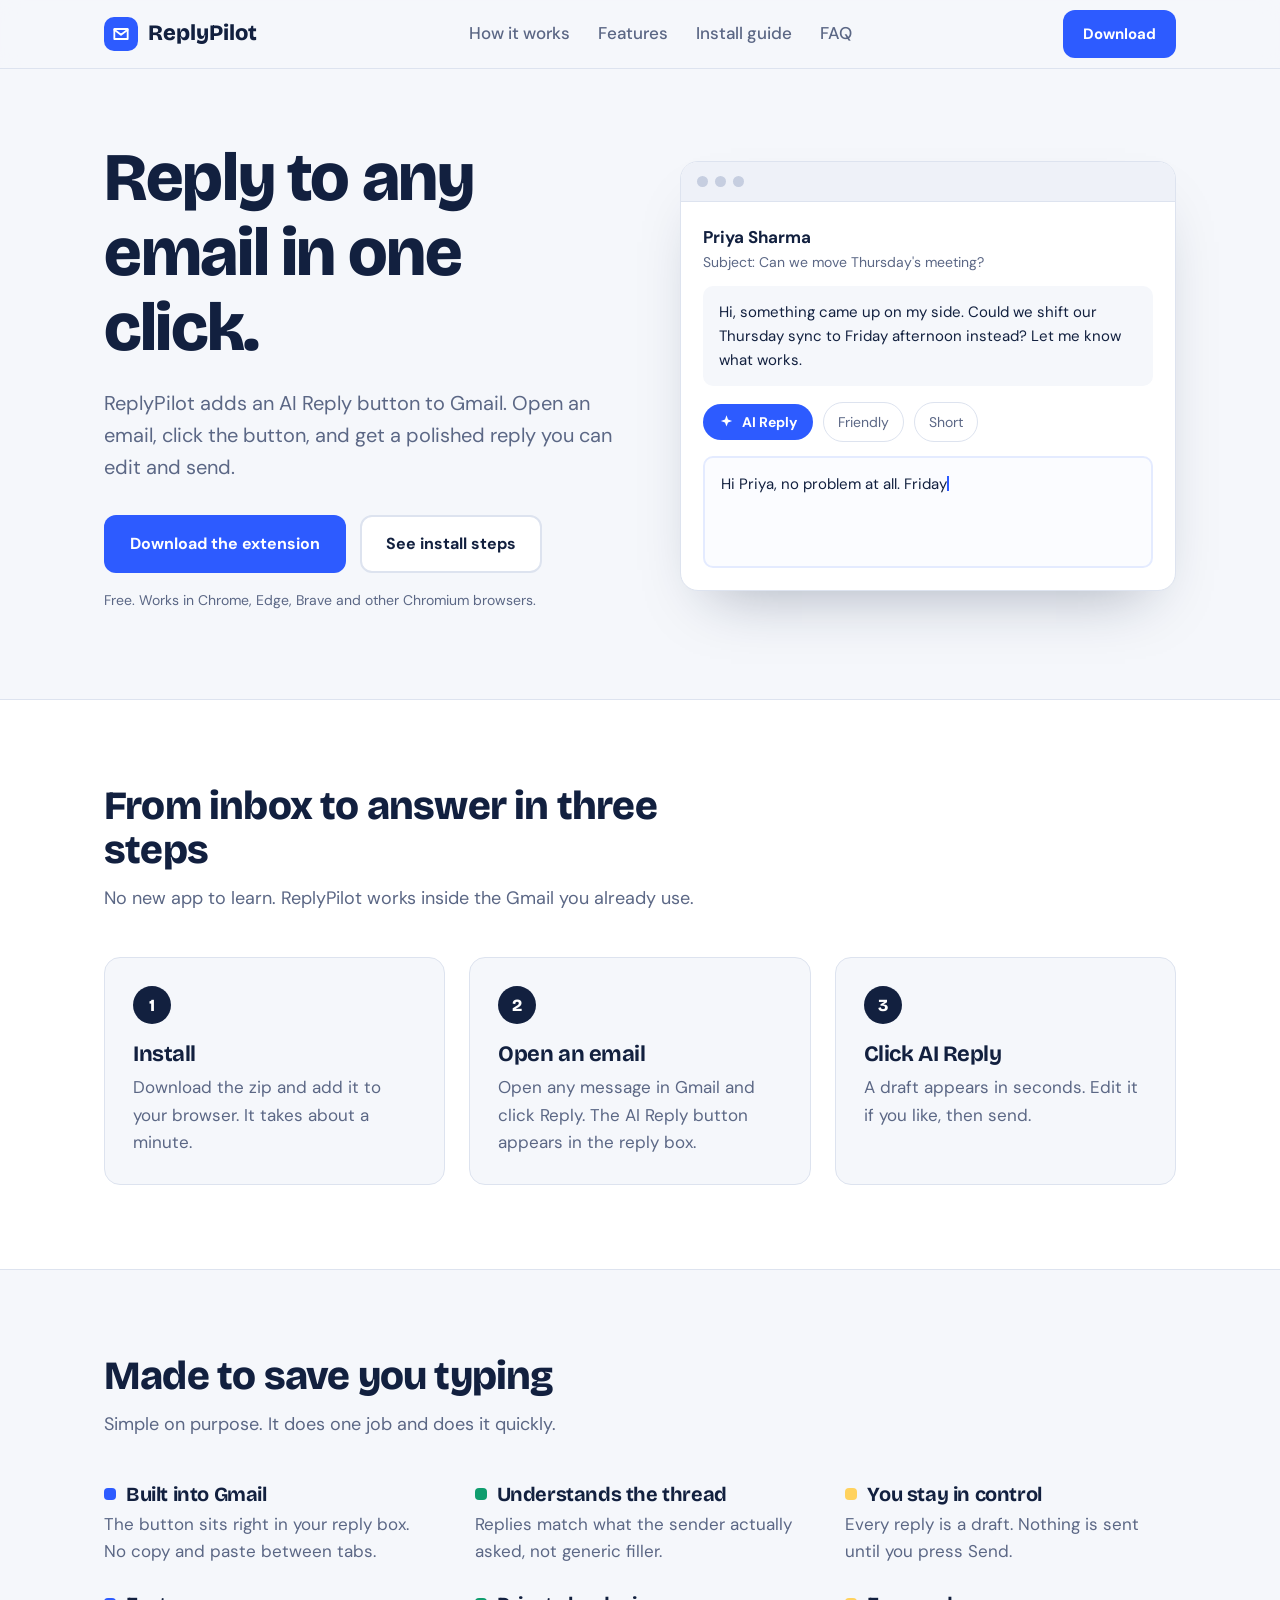
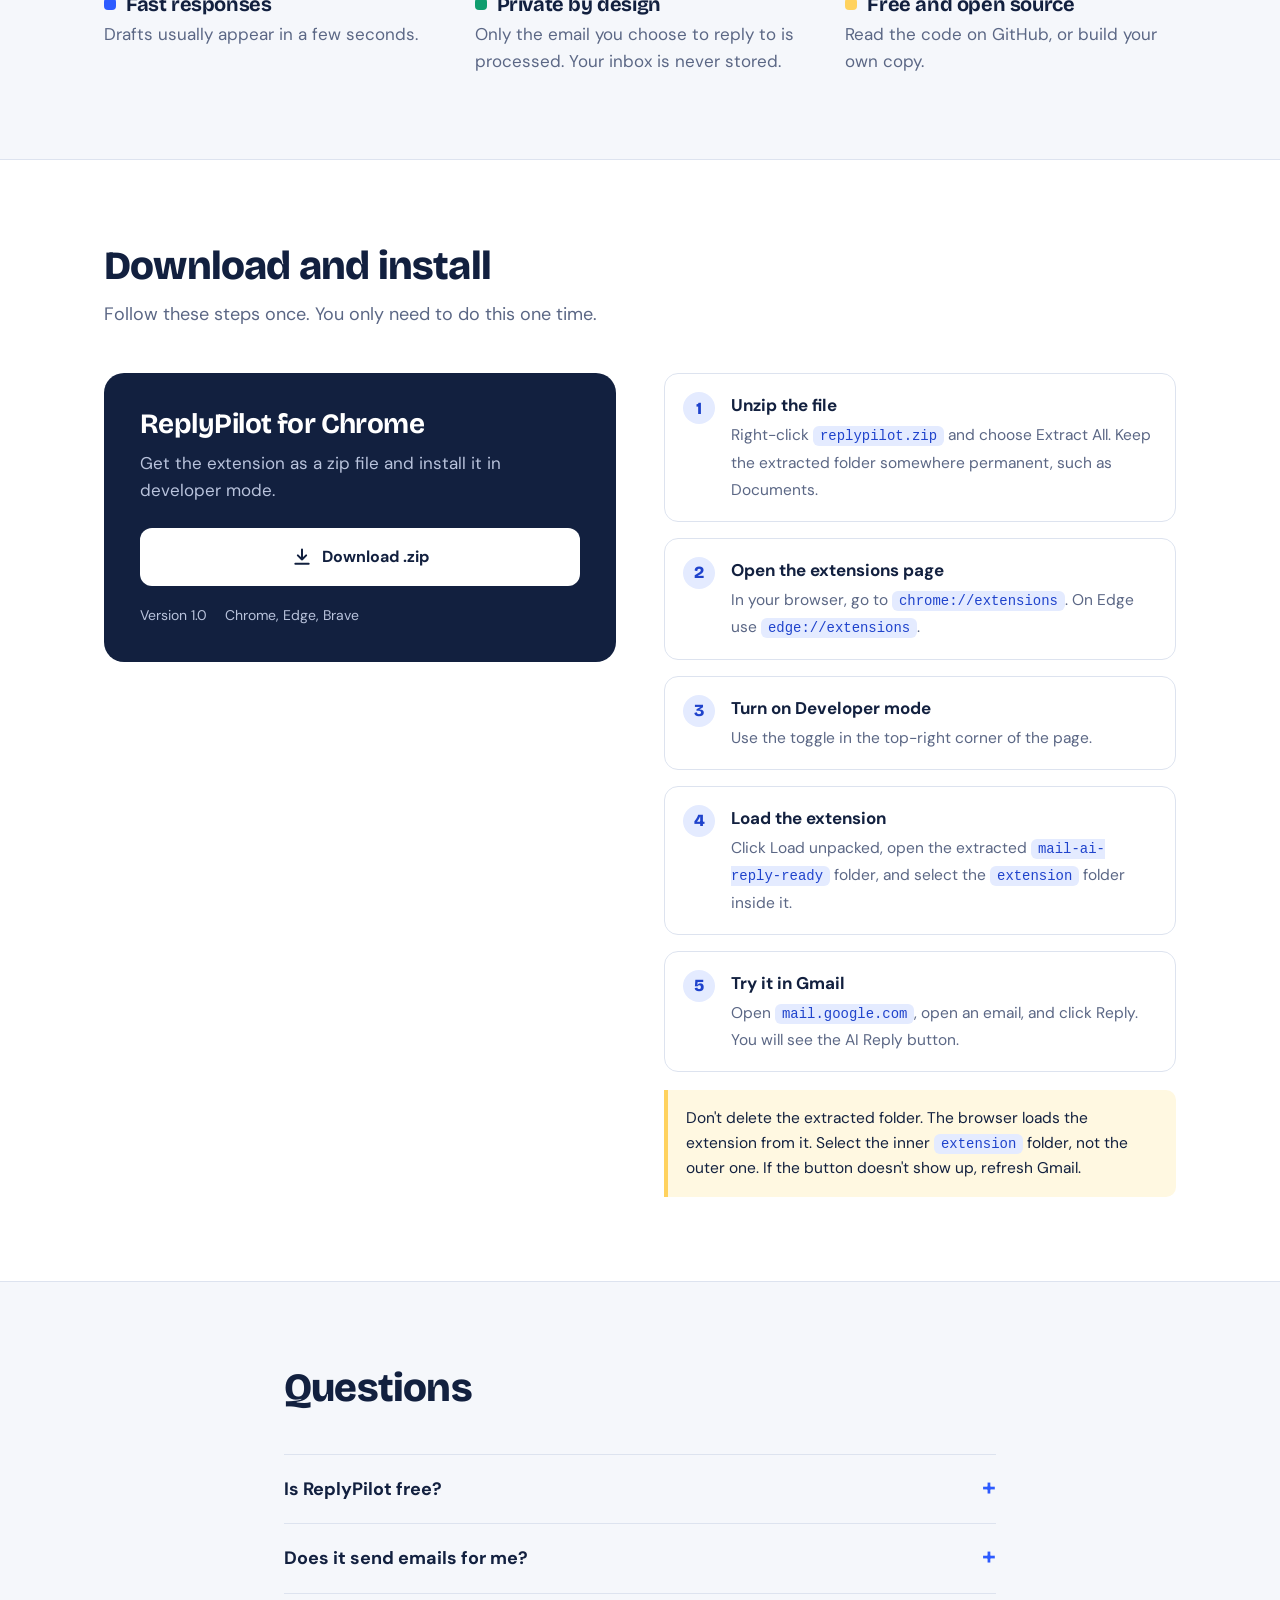
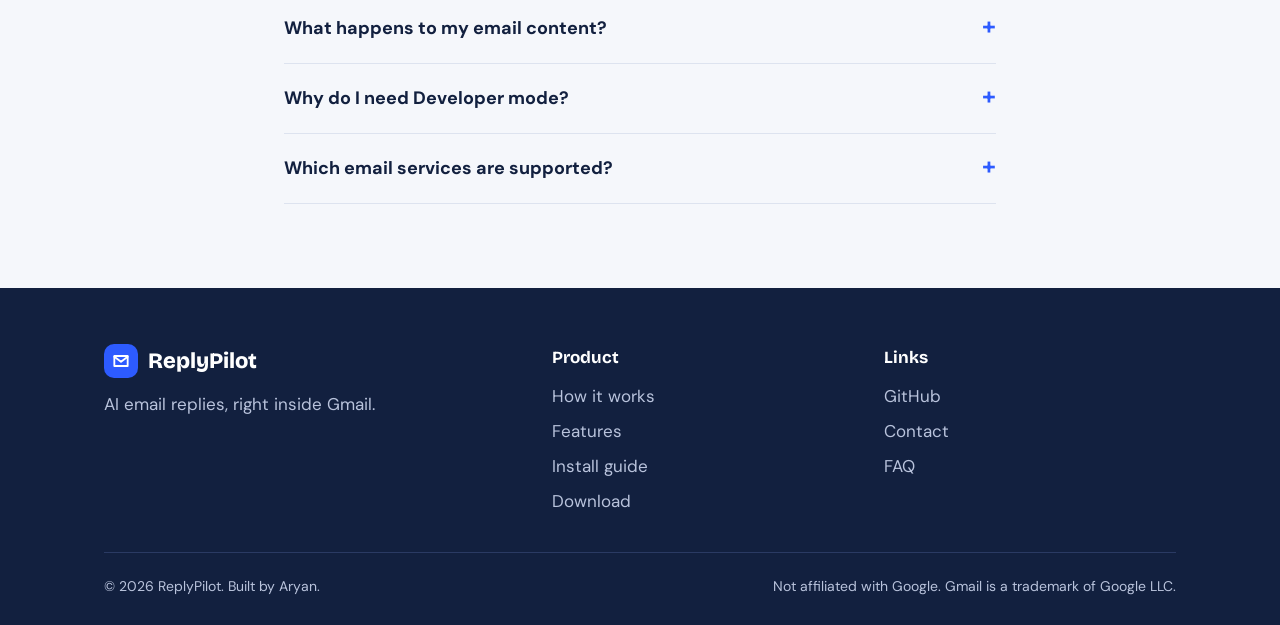
<file: replypilot-web/index.html>
<!DOCTYPE html>
<html lang="en">
<head>
<meta charset="utf-8">
<meta name="viewport" content="width=device-width, initial-scale=1">
<title>ReplyPilot – AI email replies in one click</title>
<meta name="description" content="ReplyPilot adds an AI Reply button to Gmail. Click it and get a ready-to-send reply in seconds.">
<link rel="icon" href="data:image/svg+xml,<svg xmlns='http://www.w3.org/2000/svg' viewBox='0 0 100 100'><text y='.9em' font-size='90'>✉️</text></svg>">
<link rel="preconnect" href="https://fonts.googleapis.com">
<link rel="preconnect" href="https://fonts.gstatic.com" crossorigin>
<link href="https://fonts.googleapis.com/css2?family=Bricolage+Grotesque:wght@500;700;800&family=DM+Sans:wght@400;500;700&display=swap" rel="stylesheet">
<style>
:root{
  --paper:#F5F7FB; --card:#FFFFFF; --ink:#12203F; --muted:#5B6785; --line:#DDE3EF;
  --blue:#2D5BFF; --blue-dark:#1F43CC; --sky:#E4EBFF; --mint:#0F9D6E; --sun:#FFD25E;
  --head:"Bricolage Grotesque","Segoe UI",system-ui,sans-serif;
  --body:"DM Sans","Segoe UI",system-ui,sans-serif;
}
*{box-sizing:border-box;margin:0;padding:0}
html{scroll-behavior:smooth;scroll-padding-top:80px}
body{font-family:var(--body);background:var(--paper);color:var(--ink);line-height:1.6;font-size:17px}
a{color:inherit}
:focus-visible{outline:3px solid var(--blue);outline-offset:3px;border-radius:6px}
.wrap{max-width:1120px;margin:0 auto;padding:0 24px}
h1,h2,h3{font-family:var(--head);line-height:1.1;letter-spacing:-.02em}
h2{font-size:clamp(28px,4vw,40px);font-weight:800}
.btn{display:inline-flex;align-items:center;gap:10px;padding:14px 24px;border-radius:12px;font-weight:700;font-size:16px;text-decoration:none;border:2px solid transparent;cursor:pointer;transition:background .15s,transform .15s}
.btn-primary{background:var(--blue);color:#fff}
.btn-primary:hover{background:var(--blue-dark);transform:translateY(-1px)}
.btn-ghost{border-color:var(--line);background:var(--card);color:var(--ink)}
.btn-ghost:hover{border-color:var(--ink)}

/* header */
header{position:sticky;top:0;z-index:20;background:rgba(245,247,251,.9);backdrop-filter:blur(10px);border-bottom:1px solid var(--line)}
.nav{display:flex;align-items:center;justify-content:space-between;height:68px}
.logo{display:flex;align-items:center;gap:10px;font-family:var(--head);font-weight:800;font-size:22px;text-decoration:none}
.logo-mark{width:34px;height:34px;border-radius:10px;background:var(--blue);display:grid;place-items:center}
.nav ul{display:flex;gap:28px;list-style:none}
.nav ul a{text-decoration:none;color:var(--muted);font-weight:500}
.nav ul a:hover{color:var(--ink)}
.nav .btn{padding:10px 18px;font-size:15px}

/* hero */
.hero{padding:72px 0 88px}
.hero-grid{display:grid;grid-template-columns:1.05fr 1fr;gap:56px;align-items:center}
.hero h1{font-size:clamp(40px,6vw,68px);font-weight:800}
.hero p.lead{margin:22px 0 32px;font-size:20px;color:var(--muted);max-width:30em}
.cta-row{display:flex;gap:14px;flex-wrap:wrap}
.hero small{display:block;margin-top:16px;color:var(--muted);font-size:14px}

/* mock gmail */
.mock{background:var(--card);border:1px solid var(--line);border-radius:18px;box-shadow:0 30px 60px -30px rgba(18,32,63,.35);overflow:hidden}
.mock-bar{display:flex;gap:7px;padding:14px 16px;background:#EEF1F8;border-bottom:1px solid var(--line)}
.mock-bar i{width:11px;height:11px;border-radius:50%;background:#C6CEE0}
.mock-body{padding:22px}
.mail-from{font-weight:700}
.mail-sub{color:var(--muted);font-size:14px;margin-bottom:12px}
.mail-text{font-size:15px;padding:14px 16px;background:var(--paper);border-radius:10px;margin-bottom:16px}
.mock-actions{display:flex;gap:10px;align-items:center;margin-bottom:14px;flex-wrap:wrap}
.chip{padding:8px 14px;border-radius:999px;border:1px solid var(--line);font-size:14px;color:var(--muted)}
.ai-btn{display:inline-flex;gap:8px;align-items:center;padding:9px 16px;border-radius:999px;background:var(--blue);color:#fff;font-weight:700;font-size:14px;border:0;cursor:pointer;font-family:var(--body)}
.ai-btn:hover{background:var(--blue-dark)}
.reply{min-height:112px;border:2px solid var(--sky);border-radius:10px;padding:14px 16px;font-size:15px;background:#FBFCFF}
.caret{display:inline-block;width:2px;height:1em;background:var(--blue);vertical-align:-2px;animation:blink 1s steps(1) infinite}
@keyframes blink{50%{opacity:0}}

/* sections */
section{padding:84px 0}
.sec-head{max-width:36em;margin-bottom:44px}
.sec-head p{margin-top:12px;color:var(--muted);font-size:18px}
.band{background:var(--card);border-block:1px solid var(--line)}

.steps{display:grid;grid-template-columns:repeat(3,1fr);gap:24px}
.step{padding:28px;border:1px solid var(--line);border-radius:16px;background:var(--paper)}
.num{width:38px;height:38px;border-radius:50%;background:var(--ink);color:#fff;display:grid;place-items:center;font-family:var(--head);font-weight:800;margin-bottom:18px}
.step h3{font-size:22px;margin-bottom:8px}
.step p{color:var(--muted)}

.features{display:grid;grid-template-columns:repeat(3,1fr);gap:28px 40px}
.feat h3{font-size:20px;margin-bottom:6px;display:flex;gap:10px;align-items:center}
.feat .dot{width:12px;height:12px;border-radius:4px;background:var(--blue)}
.feat:nth-child(2) .dot{background:var(--mint)}
.feat:nth-child(3) .dot{background:var(--sun)}
.feat:nth-child(5) .dot{background:var(--mint)}
.feat:nth-child(6) .dot{background:var(--sun)}
.feat p{color:var(--muted)}

/* install */
.install-grid{display:grid;grid-template-columns:1fr 1fr;gap:48px;align-items:start}
.dl-card{background:var(--ink);color:#fff;border-radius:20px;padding:36px;position:sticky;top:96px}
.dl-card h3{font-size:28px;margin-bottom:10px}
.dl-card p{color:#B9C3DC;margin-bottom:24px}
.dl-card .btn{background:#fff;color:var(--ink);width:100%;justify-content:center}
.dl-card .btn:hover{background:var(--sun)}
.dl-meta{display:flex;gap:18px;margin-top:18px;font-size:14px;color:#B9C3DC;flex-wrap:wrap}
ol.guide{list-style:none;counter-reset:s;display:grid;gap:16px}
ol.guide li{counter-increment:s;position:relative;padding:18px 20px 18px 66px;background:var(--card);border:1px solid var(--line);border-radius:14px}
ol.guide li::before{content:counter(s);position:absolute;left:18px;top:18px;width:32px;height:32px;border-radius:50%;background:var(--sky);color:var(--blue-dark);display:grid;place-items:center;font-family:var(--head);font-weight:800}
ol.guide strong{display:block;margin-bottom:2px}
ol.guide span{color:var(--muted);font-size:15.5px}
code{background:var(--sky);color:var(--blue-dark);padding:2px 7px;border-radius:6px;font-size:.9em}
.note{margin-top:18px;padding:16px 18px;border-left:4px solid var(--sun);background:#FFF8E1;border-radius:0 10px 10px 0;font-size:15.5px}

/* faq */
details{border-bottom:1px solid var(--line);padding:20px 0}
details:first-of-type{border-top:1px solid var(--line)}
summary{cursor:pointer;font-weight:700;font-size:18px;list-style:none;display:flex;justify-content:space-between;gap:16px}
summary::-webkit-details-marker{display:none}
summary::after{content:"+";font-size:24px;line-height:1;color:var(--blue)}
details[open] summary::after{content:"–"}
details p{margin-top:10px;color:var(--muted);max-width:44em}
.faq{max-width:760px}

/* footer */
footer{background:var(--ink);color:#B9C3DC;padding:56px 0 28px}
.foot{display:grid;grid-template-columns:1.4fr 1fr 1fr;gap:40px;padding-bottom:36px;border-bottom:1px solid #2A3A63}
footer .logo{color:#fff;margin-bottom:12px}
footer h4{color:#fff;font-family:var(--head);font-size:17px;margin-bottom:12px}
footer ul{list-style:none;display:grid;gap:8px}
footer a{text-decoration:none}
footer a:hover{color:#fff;text-decoration:underline}
.copy{display:flex;justify-content:space-between;gap:12px;flex-wrap:wrap;padding-top:22px;font-size:14px}

@media(max-width:860px){
  .nav ul{display:none}
  .hero-grid,.install-grid{grid-template-columns:1fr}
  .steps,.features{grid-template-columns:1fr}
  .dl-card{position:static}
  .foot{grid-template-columns:1fr}
  section{padding:60px 0}
  .hero{padding:48px 0 60px}
}
@media(prefers-reduced-motion:reduce){*{animation:none!important;scroll-behavior:auto!important}}
</style>
</head>
<body>

<header>
  <div class="wrap nav">
    <a class="logo" href="#top" aria-label="ReplyPilot home">
      <span class="logo-mark"><svg width="20" height="20" viewBox="0 0 24 24" fill="none" stroke="#fff" stroke-width="2.2" stroke-linecap="round" stroke-linejoin="round"><path d="M4 6h16v12H4z"/><path d="m4 7 8 6 8-6"/></svg></span>
      ReplyPilot
    </a>
    <nav aria-label="Main">
      <ul>
        <li><a href="#how">How it works</a></li>
        <li><a href="#features">Features</a></li>
        <li><a href="#install">Install guide</a></li>
        <li><a href="#faq">FAQ</a></li>
      </ul>
    </nav>
    <a class="btn btn-primary" href="replypilot.zip" download>Download</a>
  </div>
</header>

<main id="top">
<section class="hero">
  <div class="wrap hero-grid">
    <div>
      <h1>Reply to any email in one click.</h1>
      <p class="lead">ReplyPilot adds an AI Reply button to Gmail. Open an email, click the button, and get a polished reply you can edit and send.</p>
      <div class="cta-row">
        <a class="btn btn-primary" href="replypilot.zip" download>Download the extension</a>
        <a class="btn btn-ghost" href="#install">See install steps</a>
      </div>
      <small>Free. Works in Chrome, Edge, Brave and other Chromium browsers.</small>
    </div>

    <div class="mock" aria-label="Preview of ReplyPilot inside Gmail">
      <div class="mock-bar"><i></i><i></i><i></i></div>
      <div class="mock-body">
        <div class="mail-from">Priya Sharma</div>
        <div class="mail-sub">Subject: Can we move Thursday's meeting?</div>
        <div class="mail-text">Hi, something came up on my side. Could we shift our Thursday sync to Friday afternoon instead? Let me know what works.</div>
        <div class="mock-actions">
          <button class="ai-btn" id="demoBtn" type="button">
            <svg width="15" height="15" viewBox="0 0 24 24" fill="currentColor"><path d="M12 2l2.4 6.6L21 11l-6.6 2.4L12 20l-2.4-6.6L3 11l6.6-2.4z"/></svg>
            AI Reply
          </button>
          <span class="chip">Friendly</span><span class="chip">Short</span>
        </div>
        <div class="reply" id="demoReply" aria-live="polite"></div>
      </div>
    </div>
  </div>
</section>

<section id="how" class="band">
  <div class="wrap">
    <div class="sec-head">
      <h2>From inbox to answer in three steps</h2>
      <p>No new app to learn. ReplyPilot works inside the Gmail you already use.</p>
    </div>
    <div class="steps">
      <div class="step"><div class="num">1</div><h3>Install</h3><p>Download the zip and add it to your browser. It takes about a minute.</p></div>
      <div class="step"><div class="num">2</div><h3>Open an email</h3><p>Open any message in Gmail and click Reply. The AI Reply button appears in the reply box.</p></div>
      <div class="step"><div class="num">3</div><h3>Click AI Reply</h3><p>A draft appears in seconds. Edit it if you like, then send.</p></div>
    </div>
  </div>
</section>

<section id="features">
  <div class="wrap">
    <div class="sec-head">
      <h2>Made to save you typing</h2>
      <p>Simple on purpose. It does one job and does it quickly.</p>
    </div>
    <div class="features">
      <div class="feat"><h3><span class="dot"></span>Built into Gmail</h3><p>The button sits right in your reply box. No copy and paste between tabs.</p></div>
      <div class="feat"><h3><span class="dot"></span>Understands the thread</h3><p>Replies match what the sender actually asked, not generic filler.</p></div>
      <div class="feat"><h3><span class="dot"></span>You stay in control</h3><p>Every reply is a draft. Nothing is sent until you press Send.</p></div>
      <div class="feat"><h3><span class="dot"></span>Fast responses</h3><p>Drafts usually appear in a few seconds.</p></div>
      <div class="feat"><h3><span class="dot"></span>Private by design</h3><p>Only the email you choose to reply to is processed. Your inbox is never stored.</p></div>
      <div class="feat"><h3><span class="dot"></span>Free and open source</h3><p>Read the code on GitHub, or build your own copy.</p></div>
    </div>
  </div>
</section>

<section id="install" class="band">
  <div class="wrap">
    <div class="sec-head">
      <h2>Download and install</h2>
      <p>Follow these steps once. You only need to do this one time.</p>
    </div>
    <div class="install-grid">
      <div class="dl-card">
        <h3>ReplyPilot for Chrome</h3>
        <p>Get the extension as a zip file and install it in developer mode.</p>
        <a class="btn" href="replypilot.zip" download>
          <svg width="20" height="20" viewBox="0 0 24 24" fill="none" stroke="currentColor" stroke-width="2.4" stroke-linecap="round" stroke-linejoin="round"><path d="M12 3v12m0 0-5-5m5 5 5-5M4 20h16"/></svg>
          Download .zip
        </a>
        <div class="dl-meta"><span>Version 1.0</span><span>Chrome, Edge, Brave</span></div>
      </div>

      <div>
        <ol class="guide">
          <li><strong>Unzip the file</strong><span>Right-click <code>replypilot.zip</code> and choose Extract All. Keep the extracted folder somewhere permanent, such as Documents.</span></li>
          <li><strong>Open the extensions page</strong><span>In your browser, go to <code>chrome://extensions</code>. On Edge use <code>edge://extensions</code>.</span></li>
          <li><strong>Turn on Developer mode</strong><span>Use the toggle in the top-right corner of the page.</span></li>
          <li><strong>Load the extension</strong><span>Click Load unpacked, open the extracted <code>mail-ai-reply-ready</code> folder, and select the <code>extension</code> folder inside it.</span></li>
          <li><strong>Try it in Gmail</strong><span>Open <code>mail.google.com</code>, open an email, and click Reply. You will see the AI Reply button.</span></li>
        </ol>
        <div class="note">Don't delete the extracted folder. The browser loads the extension from it. Select the inner <code>extension</code> folder, not the outer one. If the button doesn't show up, refresh Gmail.</div>
      </div>
    </div>
  </div>
</section>

<section id="faq">
  <div class="wrap faq">
    <div class="sec-head"><h2>Questions</h2></div>
    <details><summary>Is ReplyPilot free?</summary><p>Yes. You can download and use it at no cost.</p></details>
    <details><summary>Does it send emails for me?</summary><p>No. It only writes a draft in the reply box. You review it and press Send yourself.</p></details>
    <details><summary>What happens to my email content?</summary><p>When you click AI Reply, the text of that email is sent to generate the draft. It is not used to build a profile of you, and your inbox is not stored.</p></details>
    <details><summary>Why do I need Developer mode?</summary><p>The extension is installed from a file rather than the Chrome Web Store. Developer mode lets your browser load it.</p></details>
    <details><summary>Which email services are supported?</summary><p>Gmail in the browser for now.</p></details>
  </div>
</section>
</main>

<footer>
  <div class="wrap">
    <div class="foot">
      <div>
        <a class="logo" href="#top"><span class="logo-mark"><svg width="20" height="20" viewBox="0 0 24 24" fill="none" stroke="#fff" stroke-width="2.2" stroke-linecap="round" stroke-linejoin="round"><path d="M4 6h16v12H4z"/><path d="m4 7 8 6 8-6"/></svg></span>ReplyPilot</a>
        <p>AI email replies, right inside Gmail.</p>
      </div>
      <div>
        <h4>Product</h4>
        <ul>
          <li><a href="#how">How it works</a></li>
          <li><a href="#features">Features</a></li>
          <li><a href="#install">Install guide</a></li>
          <li><a href="replypilot.zip" download>Download</a></li>
        </ul>
      </div>
      <div>
        <h4>Links</h4>
        <ul>
          <li><a href="https://github.com/YOUR-USERNAME/YOUR-REPO" target="_blank" rel="noopener">GitHub</a></li>
          <li><a href="mailto:you@example.com">Contact</a></li>
          <li><a href="#faq">FAQ</a></li>
        </ul>
      </div>
    </div>
    <div class="copy">
      <span>© 2026 ReplyPilot. Built by Aryan.</span>
      <span>Not affiliated with Google. Gmail is a trademark of Google LLC.</span>
    </div>
  </div>
</footer>

<script>
(function(){
  var text = "Hi Priya, no problem at all. Friday afternoon works for me. How about 3 PM? I'll send a new invite. Thanks for letting me know!";
  var out = document.getElementById('demoReply');
  var btn = document.getElementById('demoBtn');
  var timer = null;
  var reduce = window.matchMedia('(prefers-reduced-motion: reduce)').matches;
  function run(){
    clearInterval(timer);
    if(reduce){ out.textContent = text; return; }
    var i = 0;
    out.innerHTML = '<span class="caret"></span>';
    timer = setInterval(function(){
      i++;
      out.textContent = text.slice(0,i);
      out.insertAdjacentHTML('beforeend','<span class="caret"></span>');
      if(i >= text.length){ clearInterval(timer); out.textContent = text; }
    }, 28);
  }
  btn.addEventListener('click', run);
  setTimeout(run, 700);
})();
</script>
</body>
</html>
</file>
